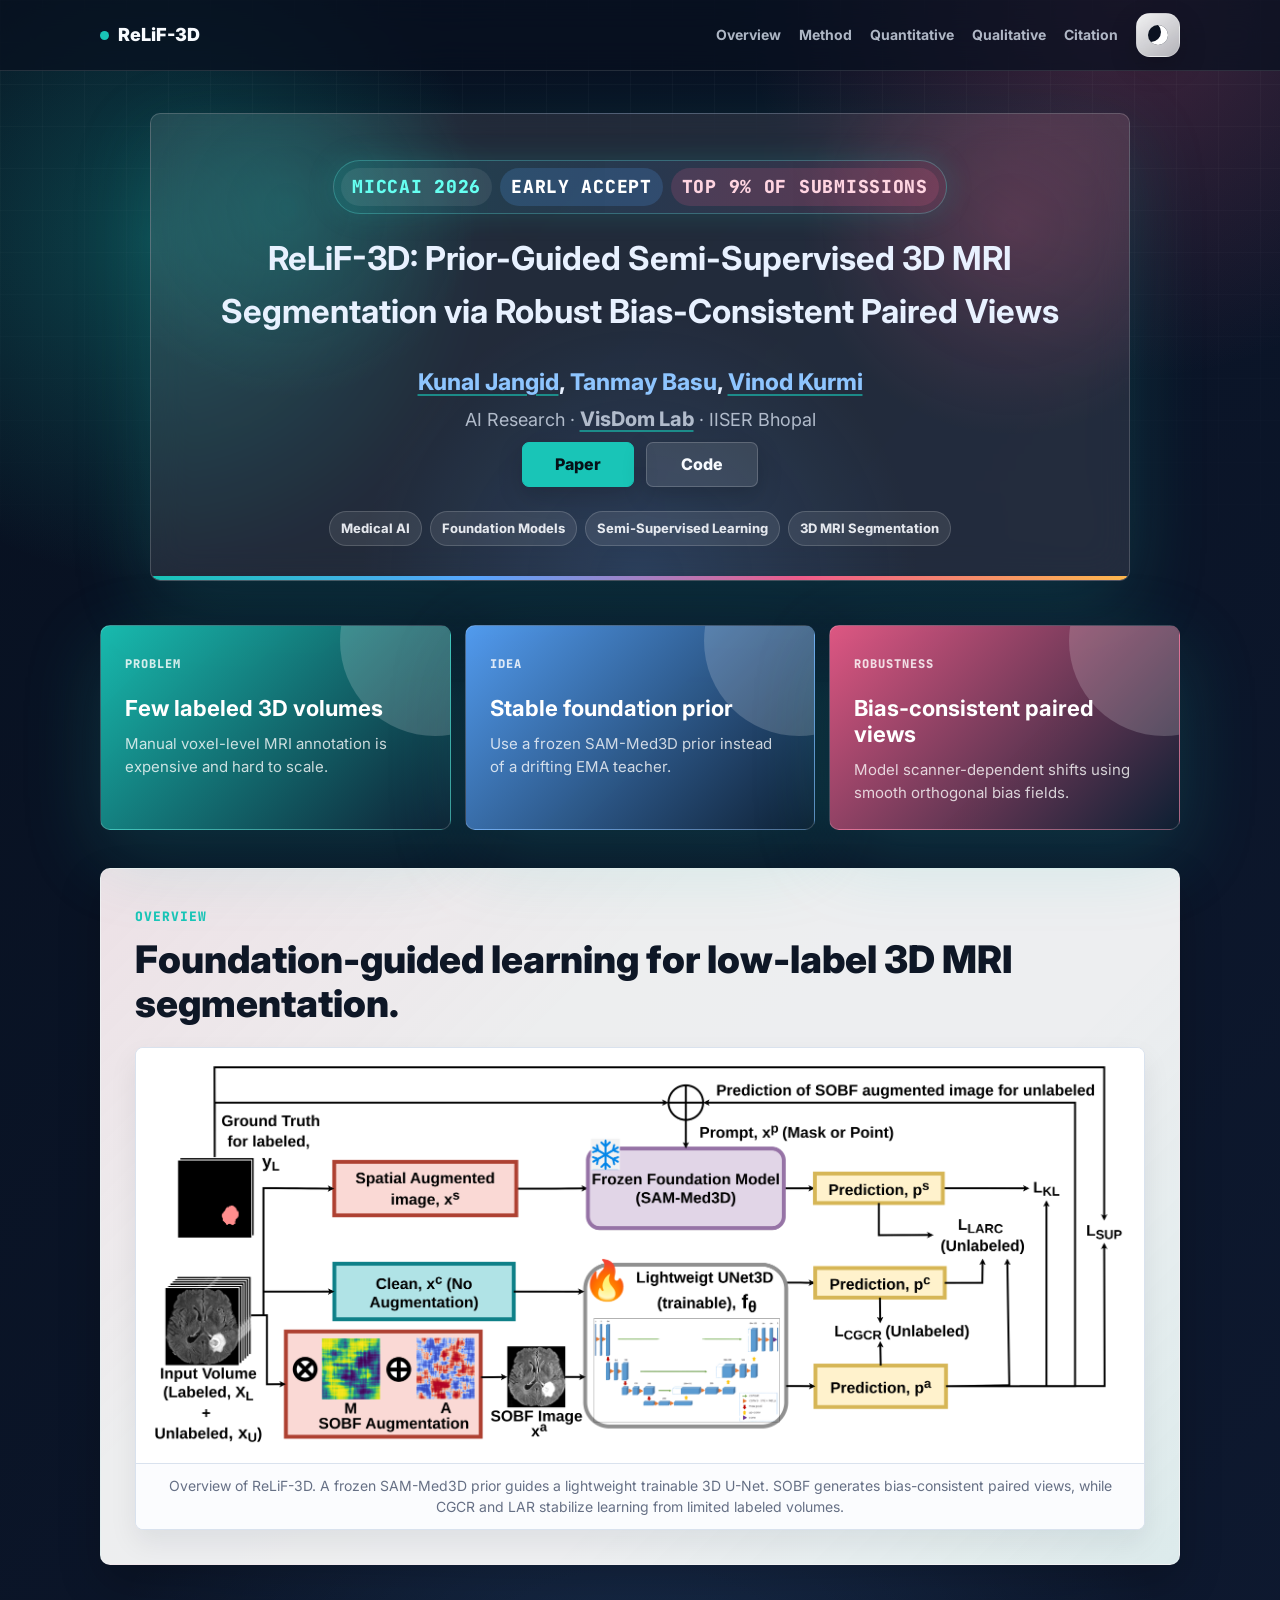
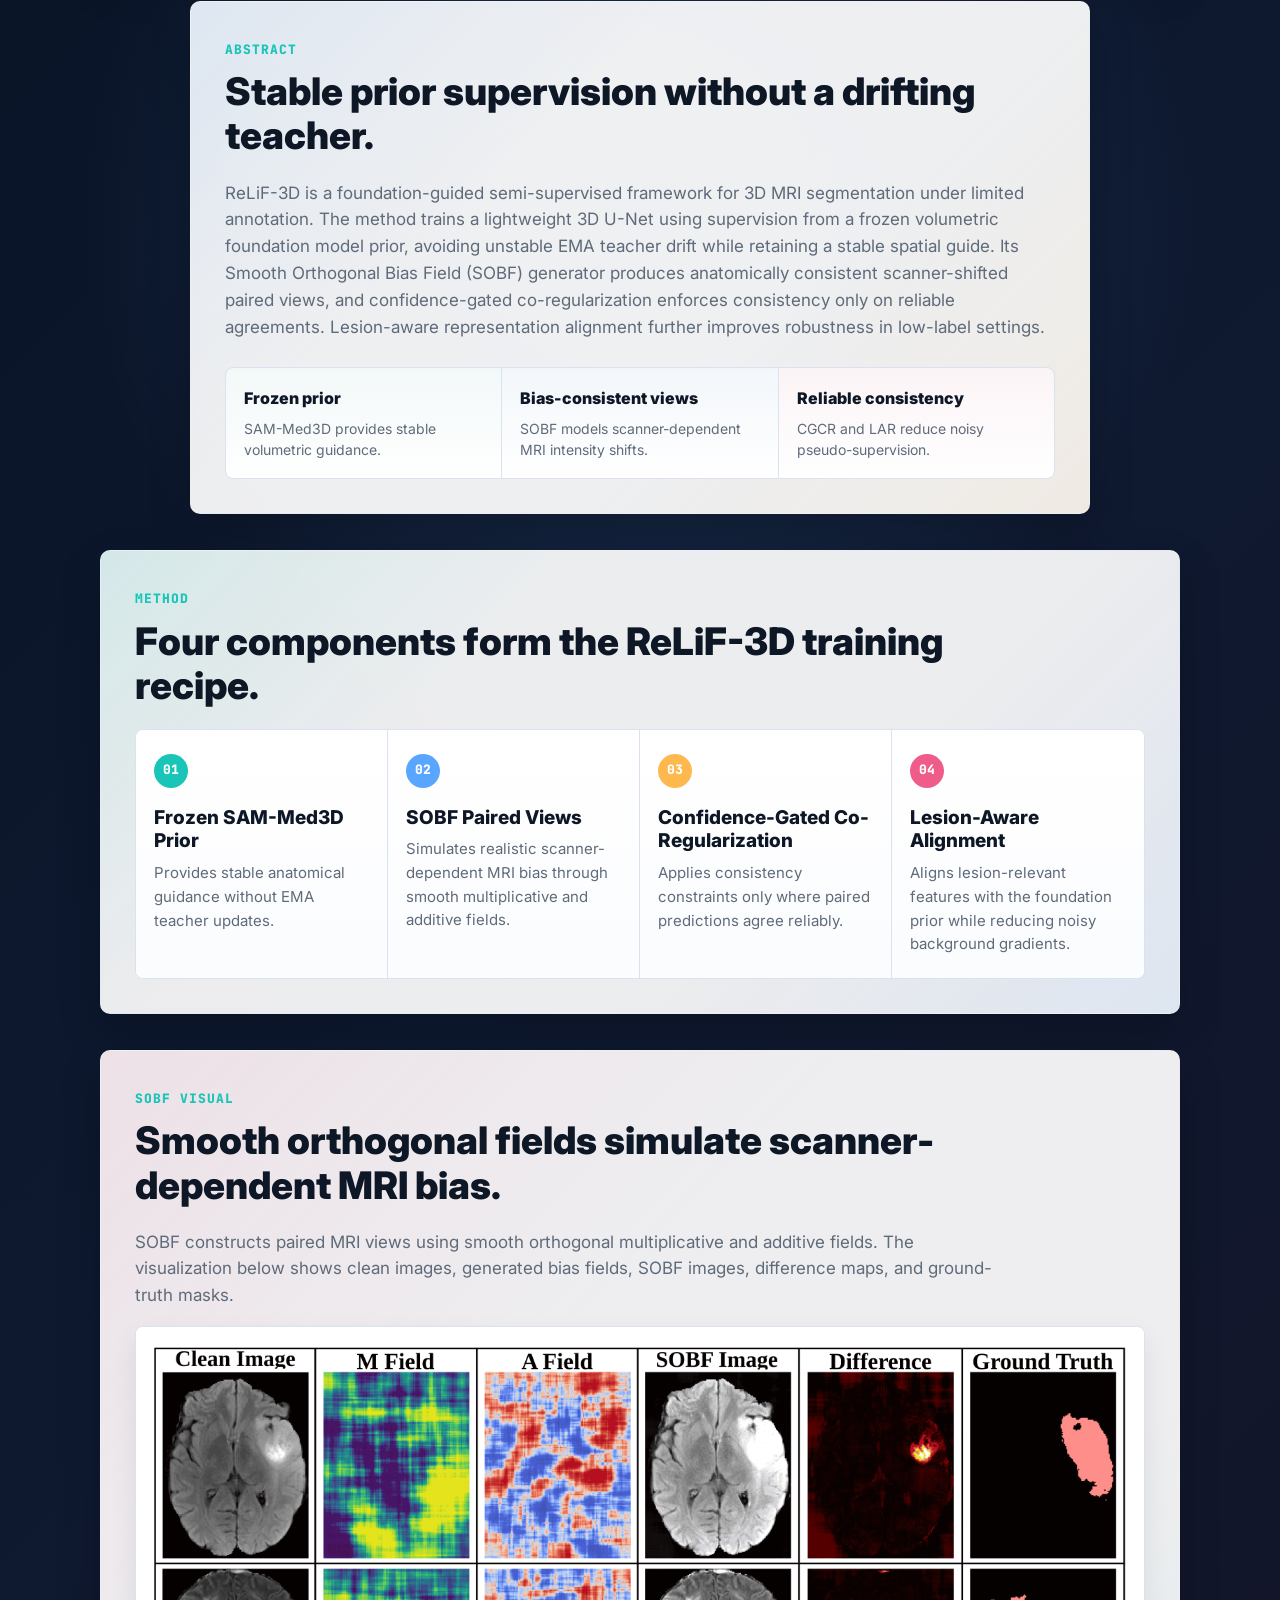
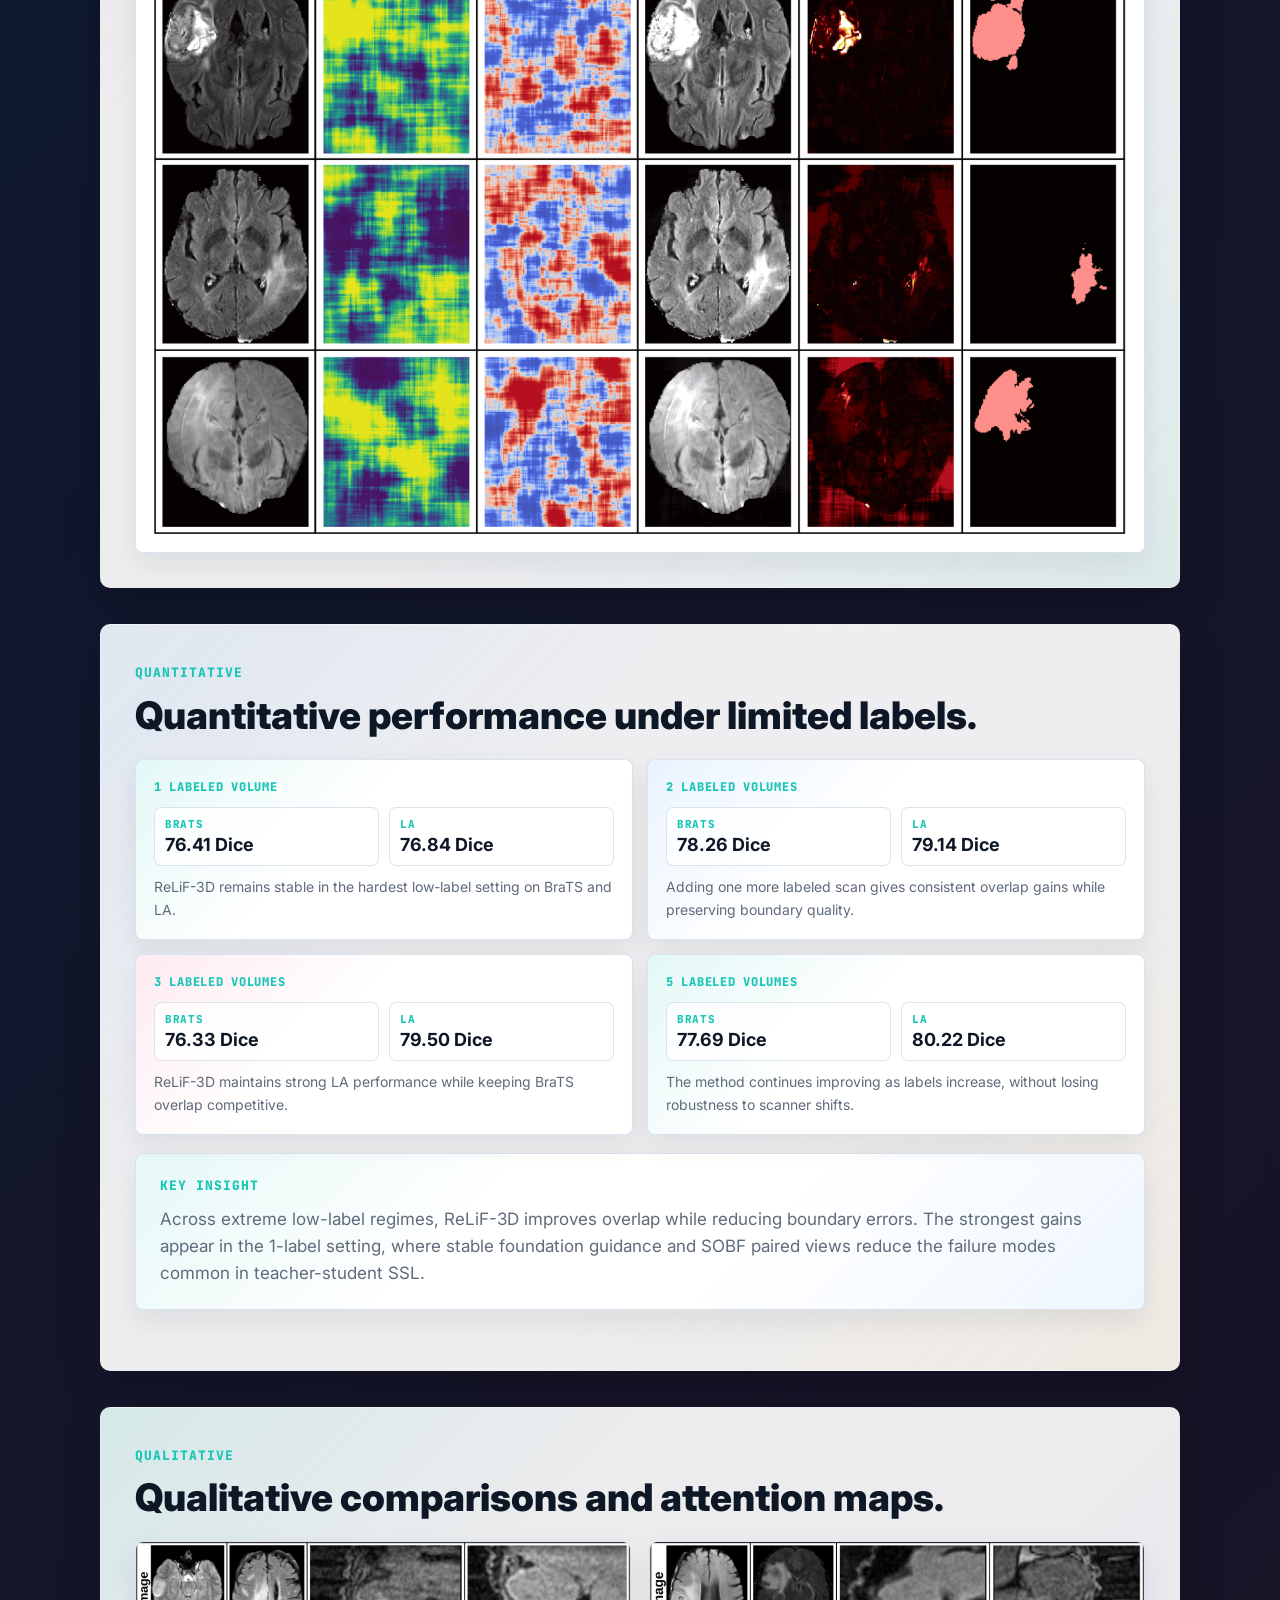
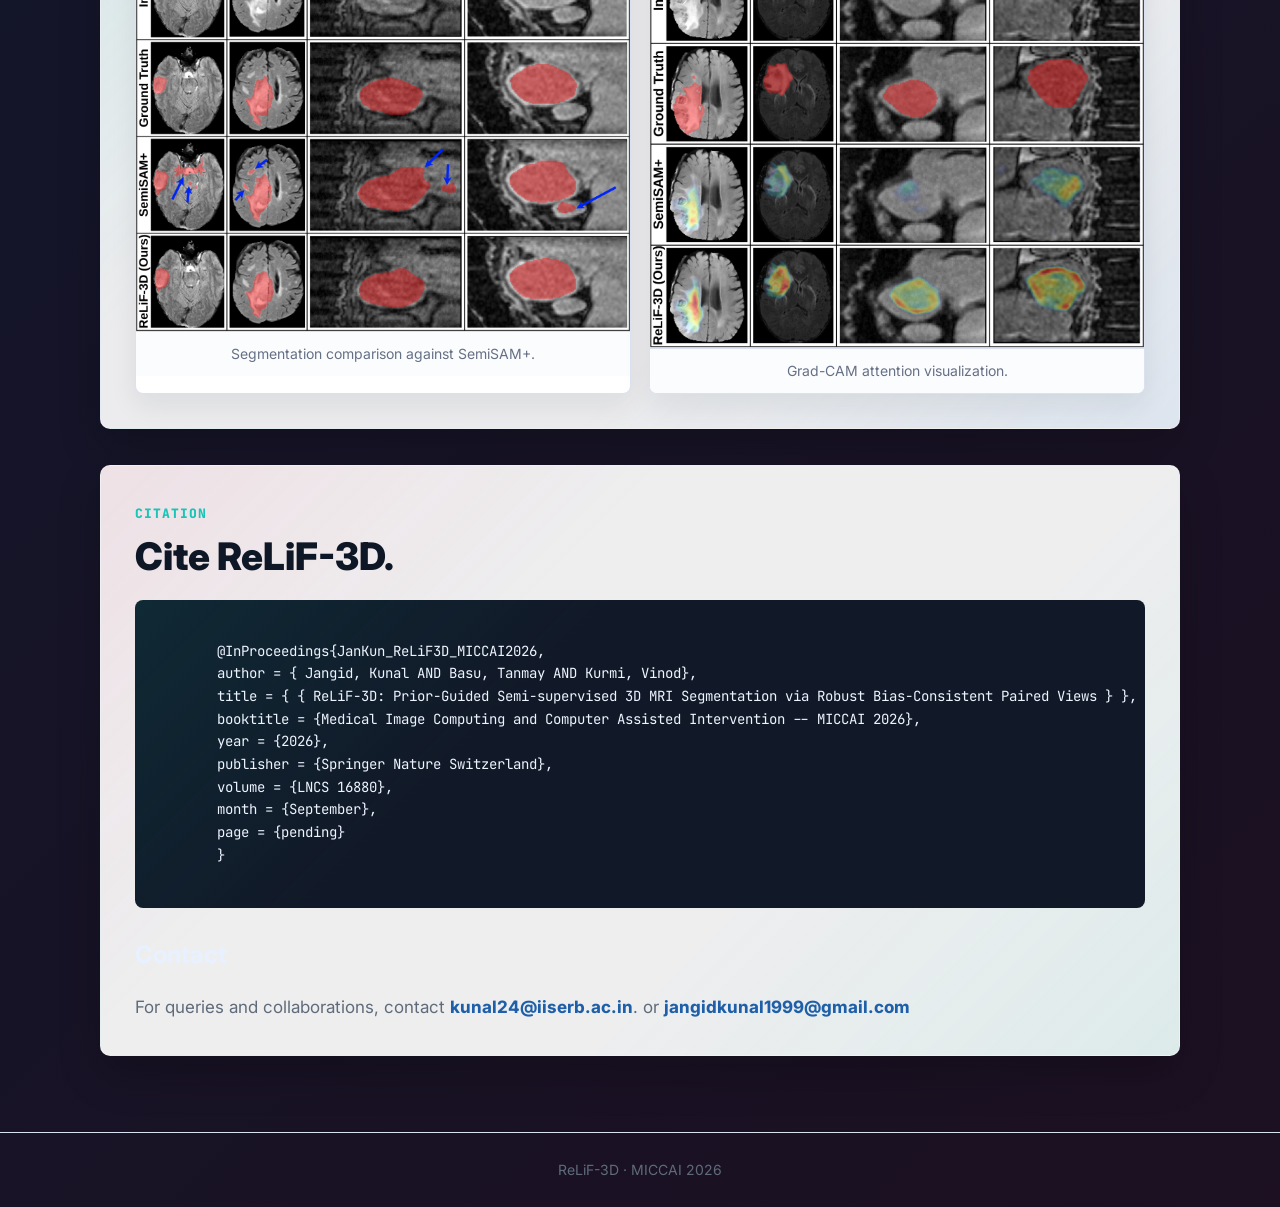
<file: index.html>
<!DOCTYPE html>
<html lang="en">
  <head>
    <meta charset="UTF-8" />
    <meta name="viewport" content="width=device-width, initial-scale=1.0" />
    <title>ReLiF-3D | MICCAI 2026</title>
    <meta
      name="description"
      content="ReLiF-3D: Prior-Guided Semi-Supervised 3D MRI Segmentation via Robust Bias-Consistent Paired Views."
    />
    <link rel="preconnect" href="https://fonts.googleapis.com" />
    <link rel="preconnect" href="https://fonts.gstatic.com" crossorigin />
    <link
      href="https://fonts.googleapis.com/css2?family=Inter:wght@400;500;600;700;800&family=JetBrains+Mono:wght@500;700&display=swap"
      rel="stylesheet"
    />
    <script>
      (function () {
        var savedTheme = null;
        try {
          savedTheme = localStorage.getItem("relif-theme");
        } catch (error) {
          savedTheme = null;
        }
        document.documentElement.dataset.theme = savedTheme || "dark";
      })();
    </script>
    <link rel="stylesheet" href="assets/styles.css" />
  </head>
  <body>
    <header class="topbar">
      <a href="#top" class="brand">ReLiF-3D</a>
      <div class="nav-actions">
        <nav aria-label="Page navigation">
          <a href="#overview">Overview</a>
          <a href="#method">Method</a>
          <a href="#quantitative">Quantitative</a>
          <a href="#qualitative">Qualitative</a>
          <a href="#citation">Citation</a>
        </nav>
        <button class="theme-toggle" type="button" aria-label="Switch color theme" aria-pressed="false">
          <span class="theme-toggle-icon" aria-hidden="true"></span>
        </button>
      </div>
    </header>

    <main id="top">
      <section class="paper-header">
        <div class="venue" aria-label="MICCAI 2026 early acceptance status">
          <span>MICCAI 2026</span>
          <span>Early Accept</span>
          <span>Top 9% of Submissions</span>
        </div>
        <h2 class="title_home">
          ReLiF-3D: Prior-Guided Semi-Supervised 3D MRI Segmentation via Robust
          Bias-Consistent Paired Views
        </h2>

        <div class="authors">
          <a class="author-highlight" href="https://kunaljangid01.github.io/">Kunal Jangid</a>,
          <a href="https://sites.google.com/view/tanmaybasu/">Tanmay Basu</a>,
          <a class="author-highlight" href="https://vinodkkurmi.github.io/">Vinod Kurmi</a>
        </div>
        <p class="affiliation">
          AI Research ·
          <a href="https://visdomlab.github.io/" target="_blank" rel="noreferrer">VisDom Lab</a>
          · IISER Bhopal
        </p>
        <!-- <p class="research-note">
          Medical AI · Foundation Models · Semi-Supervised Learning · 3D MRI Segmentation
        </p> -->

        <div class="links" aria-label="Project links">
          <a href="https://papers.miccai.org/miccai-2026/paper/1855_paper.pdf">Paper</a>
          <a href="https://github.com/kunaljangid01/ReLiF_3D" target="_blank" rel="noreferrer">Code</a>
        </div>

        <div class="paper-meta" aria-label="Paper metadata">
          <span>Medical AI</span>
          <span>Foundation Models</span>
          <span>Semi-Supervised Learning</span>
          <span>3D MRI Segmentation</span>
        </div>
      </section>

      <section class="research-banner" aria-label="Research highlights">
        <article>
          <span>Problem</span>
          <strong>Few labeled 3D volumes</strong>
          <p>Manual voxel-level MRI annotation is expensive and hard to scale.</p>
        </article>
        <article>
          <span>Idea</span>
          <strong>Stable foundation prior</strong>
          <p>Use a frozen SAM-Med3D prior instead of a drifting EMA teacher.</p>
        </article>
        <article>
          <span>Robustness</span>
          <strong>Bias-consistent paired views</strong>
          <p>Model scanner-dependent shifts using smooth orthogonal bias fields.</p>
        </article>
      </section>

      <section id="overview" class="section">
        <div class="section-heading">
          <span>Overview</span>
          <h2>Foundation-guided learning for low-label 3D MRI segmentation.</h2>
        </div>
        <figure class="teaser">
          <img src="assets/figures/ReLiSAM.png" alt="Overview diagram of the ReLiF-3D training pipeline" />
          <figcaption>
            Overview of ReLiF-3D. A frozen SAM-Med3D prior guides a lightweight trainable 3D U-Net.
            SOBF generates bias-consistent paired views, while CGCR and LAR stabilize learning from
            limited labeled volumes.
          </figcaption>
        </figure>
      </section>

      <section class="section abstract narrow">
        <div class="section-heading">
          <span>Abstract</span>
          <h2>Stable prior supervision without a drifting teacher.</h2>
        </div>
        <p>
          ReLiF-3D is a foundation-guided semi-supervised framework for 3D MRI segmentation under
          limited annotation. The method trains a lightweight 3D U-Net using supervision from a
          frozen volumetric foundation model prior, avoiding unstable EMA teacher drift while
          retaining a stable spatial guide. Its Smooth Orthogonal Bias Field (SOBF) generator
          produces anatomically consistent scanner-shifted paired views, and confidence-gated
          co-regularization enforces consistency only on reliable agreements. Lesion-aware
          representation alignment further improves robustness in low-label settings.
        </p>

        <div class="contribution-strip">
          <article>
            <strong>Frozen prior</strong>
            <span>SAM-Med3D provides stable volumetric guidance.</span>
          </article>
          <article>
            <strong>Bias-consistent views</strong>
            <span>SOBF models scanner-dependent MRI intensity shifts.</span>
          </article>
          <article>
            <strong>Reliable consistency</strong>
            <span>CGCR and LAR reduce noisy pseudo-supervision.</span>
          </article>
        </div>
      </section>

      <section id="method" class="section">
        <div class="section-heading">
          <span>Method</span>
          <h2>Four components form the ReLiF-3D training recipe.</h2>
        </div>
        <div class="method-grid">
          <article>
            <span class="method-index">01</span>
            <h3>Frozen SAM-Med3D Prior</h3>
            <p>Provides stable anatomical guidance without EMA teacher updates.</p>
          </article>
          <article>
            <span class="method-index">02</span>
            <h3>SOBF Paired Views</h3>
            <p>Simulates realistic scanner-dependent MRI bias through smooth multiplicative and additive fields.</p>
          </article>
          <article>
            <span class="method-index">03</span>
            <h3>Confidence-Gated Co-Regularization</h3>
            <p>Applies consistency constraints only where paired predictions agree reliably.</p>
          </article>
          <article>
            <span class="method-index">04</span>
            <h3>Lesion-Aware Alignment</h3>
            <p>Aligns lesion-relevant features with the foundation prior while reducing noisy background gradients.</p>
          </article>
        </div>
      </section>

      <section class="section">
        <div class="section-heading">
          <span>SOBF Visual</span>
          <h2>Smooth orthogonal fields simulate scanner-dependent MRI bias.</h2>
        </div>
        <p class="section-text">
          SOBF constructs paired MRI views using smooth orthogonal multiplicative and additive
          fields. The visualization below shows clean images, generated bias fields, SOBF images,
          difference maps, and ground-truth masks.
        </p>
        <figure class="figure-block">
          <img src="assets/figures/SOBF_Visual_small2.png" alt="SOBF visualization with clean images, M field, A field, SOBF image, difference map, and ground truth" />
        </figure>
      </section>

      <section id="quantitative" class="section">
        <div class="section-heading">
          <span>Quantitative</span>
          <h2>Quantitative performance under limited labels.</h2>
        </div>
        <div class="result-analysis">
          <div class="analysis-card">
            <span>1 labeled volume</span>
            <div class="metric-pair">
              <strong><em>BraTS</em>76.41 Dice</strong>
              <strong><em>LA</em>76.84 Dice</strong>
            </div>
            <p>ReLiF-3D remains stable in the hardest low-label setting on BraTS and LA.</p>
          </div>
          <div class="analysis-card">
            <span>2 labeled volumes</span>
            <div class="metric-pair">
              <strong><em>BraTS</em>78.26 Dice</strong>
              <strong><em>LA</em>79.14 Dice</strong>
            </div>
            <p>Adding one more labeled scan gives consistent overlap gains while preserving boundary quality.</p>
          </div>
          <div class="analysis-card">
            <span>3 labeled volumes</span>
            <div class="metric-pair">
              <strong><em>BraTS</em>76.33 Dice</strong>
              <strong><em>LA</em>79.50 Dice</strong>
            </div>
            <p>ReLiF-3D maintains strong LA performance while keeping BraTS overlap competitive.</p>
          </div>          
          <div class="analysis-card">
            <span>5 labeled volumes</span>
            <div class="metric-pair">
              <strong><em>BraTS</em>77.69 Dice</strong>
              <strong><em>LA</em>80.22 Dice</strong>
            </div>
            <p>The method continues improving as labels increase, without losing robustness to scanner shifts.</p>
          </div>

        </div>
        <div class="insight-panel">
          <span>Key insight</span>
          <p>
            Across extreme low-label regimes, ReLiF-3D improves overlap while reducing boundary errors.
            The strongest gains appear in the 1-label setting, where stable foundation guidance and SOBF
            paired views reduce the failure modes common in teacher-student SSL.
          </p>
        </div>
      </section>

      <section id="qualitative" class="section">
        <div class="section-heading">
          <span>Qualitative</span>
          <h2>Qualitative comparisons and attention maps.</h2>
        </div>
        <div class="figure-grid">
          <figure>
            <img src="assets/figures/ReLiSAM_Seg_Compare_less_small.png" alt="Segmentation comparison between ReLiF-3D, SemiSAM+, ground truth, and input MRI image" />
            <figcaption>Segmentation comparison against SemiSAM+.</figcaption>
          </figure>
          <figure>
            <img src="assets/figures/Visual_ReLiSAM_Gradcam_less_small.png" alt="Grad-CAM visualization comparing ReLiF-3D and SemiSAM+ against ground truth" />
            <figcaption>Grad-CAM attention visualization.</figcaption>
          </figure>
        </div>
      </section>

      <section id="citation" class="section citation">
        <div class="section-heading">
          <span>Citation</span>
          <h2>Cite ReLiF-3D.</h2>
        </div>
        <pre><code>
        @InProceedings{JanKun_ReLiF3D_MICCAI2026,
        author = { Jangid, Kunal AND Basu, Tanmay AND Kurmi, Vinod},
        title = { { ReLiF-3D: Prior-Guided Semi-supervised 3D MRI Segmentation via Robust Bias-Consistent Paired Views } },
        booktitle = {Medical Image Computing and Computer Assisted Intervention -- MICCAI 2026},
        year = {2026},
        publisher = {Springer Nature Switzerland},
        volume = {LNCS 16880},
        month = {September},
        page = {pending}
        }
        </code></pre>
        <!--<h3>The official citation will be updated after the MICCAI 2026 proceedings are available.</h3>
        -->


        <div class="contact">
          <h2>Contact</h2>
          <p>
            For queries and collaborations, contact
            <a href="mailto:kunal24@iiserb.ac.in">kunal24@iiserb.ac.in</a>.
            or
            <a href="mailto:jangidkunal1999@gmail.com">jangidkunal1999@gmail.com</a>
            
          </p>
        </div>
      </section>
    </main>

    <footer>
      ReLiF-3D · MICCAI 2026
    </footer>
    <script src="assets/script.js"></script>
  </body>
</html>
</file>
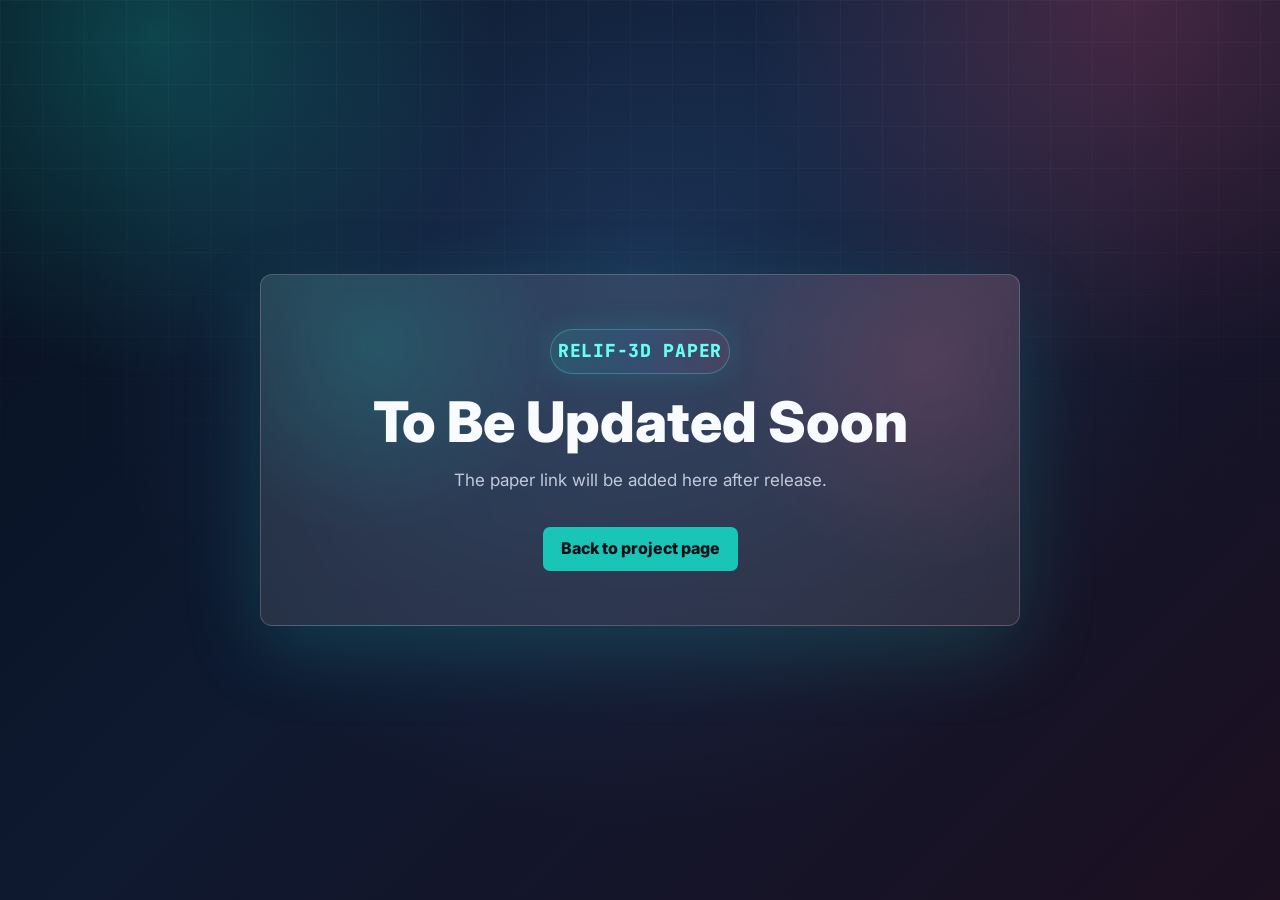
<file: paper.html>
<!DOCTYPE html>
<html lang="en">
  <head>
    <meta charset="UTF-8" />
    <meta name="viewport" content="width=device-width, initial-scale=1.0" />
    <title>ReLiF-3D Paper | Coming Soon</title>
    <meta name="description" content="ReLiF-3D paper page coming soon." />
    <link rel="preconnect" href="https://fonts.googleapis.com" />
    <link rel="preconnect" href="https://fonts.gstatic.com" crossorigin />
    <link
      href="https://fonts.googleapis.com/css2?family=Inter:wght@500;700;800&family=JetBrains+Mono:wght@700&display=swap"
      rel="stylesheet"
    />
    <link rel="stylesheet" href="assets/styles.css" />
  </head>
  <body class="placeholder-page">
    <main class="placeholder-shell">
      <section class="placeholder-card">
        <p class="venue">ReLiF-3D Paper</p>
        <h1>To Be Updated Soon</h1>
        <p>The paper link will be added here after release.</p>
        <a class="back-link" href="index.html">Back to project page</a>
      </section>
    </main>
  </body>
</html>
</file>
<file: assets/styles.css>
:root {
  --bg: #0b1220;
  --paper: #ffffff;
  --text: #162033;
  --muted: #5f6b7a;
  --line: #d9e2ee;
  --soft: #eef4f8;
  --accent: #19c5b7;
  --accent-2: #f05c8a;
  --accent-3: #58a6ff;
  --accent-4: #ffb84d;
  --link: #1d5fa8;
  --ink: #0e1726;
  --shadow: 0 18px 48px rgba(16, 24, 40, 0.1);
  --glow: 0 24px 80px rgba(25, 197, 183, 0.18);
}

:root[data-theme="light"] {
  --bg: #eef5ff;
  --text: #162033;
  --muted: #5f6b7a;
  --line: #d9e2ee;
  --accent: #087a75;
  --accent-2: #bf3f63;
  --accent-3: #2f6fb3;
  --accent-4: #d28a1f;
  --link: #1d5fa8;
  --ink: #0e1726;
  --shadow: 0 18px 48px rgba(16, 24, 40, 0.1);
  --glow: 0 24px 80px rgba(8, 122, 117, 0.12);
}

* {
  box-sizing: border-box;
}

html {
  scroll-behavior: smooth;
}

body {
  margin: 0;
  color: #e8f1ff;
  font-family: Inter, system-ui, -apple-system, BlinkMacSystemFont, "Segoe UI", sans-serif;
  line-height: 1.58;
  background:
    radial-gradient(circle at 12% 4%, rgba(25, 197, 183, 0.28), transparent 340px),
    radial-gradient(circle at 88% 0%, rgba(240, 92, 138, 0.24), transparent 380px),
    radial-gradient(circle at 50% 30%, rgba(88, 166, 255, 0.18), transparent 560px),
    linear-gradient(135deg, #07101f 0%, #0e1930 42%, #1c1021 100%);
}

body::before {
  position: fixed;
  inset: 0;
  z-index: -1;
  pointer-events: none;
  background:
    linear-gradient(rgba(255, 255, 255, 0.035) 1px, transparent 1px),
    linear-gradient(90deg, rgba(255, 255, 255, 0.035) 1px, transparent 1px);
  background-size: 42px 42px;
  mask-image: linear-gradient(180deg, rgba(0, 0, 0, 0.86), transparent 72%);
  content: "";
}

a {
  color: inherit;
  text-decoration: none;
}

a:hover {
  color: var(--link);
}

img {
  max-width: 100%;
}

.topbar {
  position: sticky;
  top: 0;
  z-index: 20;
  display: flex;
  align-items: center;
  justify-content: space-between;
  gap: 20px;
  padding: 13px max(24px, calc((100vw - 1080px) / 2));
  border-bottom: 1px solid rgba(255, 255, 255, 0.12);
  background: rgba(7, 16, 31, 0.72);
  backdrop-filter: blur(16px);
}

.brand {
  color: #f8fbff;
  font-size: 18px;
  font-weight: 850;
  letter-spacing: 0;
}

.brand::before {
  display: inline-block;
  width: 9px;
  height: 9px;
  margin-right: 9px;
  border-radius: 50%;
  background: var(--accent);
  content: "";
  transform: translateY(-1px);
}

.topbar nav {
  display: flex;
  flex-wrap: wrap;
  gap: 18px;
  color: rgba(232, 241, 255, 0.74);
  font-size: 14px;
  font-weight: 700;
}

.nav-actions {
  display: flex;
  align-items: center;
  gap: 18px;
}

.theme-toggle {
  position: relative;
  display: inline-grid;
  place-items: center;
  width: 44px;
  height: 44px;
  flex: 0 0 auto;
  border: 1px solid rgba(255, 255, 255, 0.18);
  border-radius: 14px;
  color: #0b1220;
  background: linear-gradient(145deg, rgba(255, 255, 255, 0.94), rgba(255, 255, 255, 0.68));
  box-shadow: 0 10px 28px rgba(0, 0, 0, 0.18);
  cursor: pointer;
}

.theme-toggle-icon {
  position: relative;
  width: 17px;
  height: 17px;
  border: 3px solid currentColor;
  border-radius: 50%;
}

.theme-toggle-icon::before {
  position: absolute;
  inset: -9px;
  background:
    linear-gradient(currentColor, currentColor) center top / 2px 5px no-repeat,
    linear-gradient(currentColor, currentColor) center bottom / 2px 5px no-repeat,
    linear-gradient(currentColor, currentColor) left center / 5px 2px no-repeat,
    linear-gradient(currentColor, currentColor) right center / 5px 2px no-repeat;
  content: "";
}

.theme-toggle-icon::after {
  position: absolute;
  inset: -7px;
  border-radius: 50%;
  border: 2px solid transparent;
  border-top-color: currentColor;
  border-right-color: currentColor;
  content: "";
  transform: rotate(45deg);
}

:root[data-theme="dark"] .theme-toggle-icon {
  width: 20px;
  height: 20px;
  border: 0;
  background: currentColor;
  box-shadow: inset -7px -3px 0 #ffffff;
}

:root[data-theme="dark"] .theme-toggle-icon::before,
:root[data-theme="dark"] .theme-toggle-icon::after {
  display: none;
}

main {
  width: min(1080px, calc(100% - 32px));
  margin: 0 auto;
  padding: 42px 0 76px;
}

.title_home{
  font-size: 33px;
}

.paper-header {
  position: relative;
  max-width: 980px;
  margin: 0 auto 44px;
  padding: 46px 44px 34px;
  overflow: hidden;
  border: 1px solid rgba(255, 255, 255, 0.18);
  border-radius: 10px;
  text-align: center;
  background:
    radial-gradient(circle at 14% 20%, rgba(25, 197, 183, 0.2), transparent 190px),
    radial-gradient(circle at 88% 24%, rgba(240, 92, 138, 0.18), transparent 210px),
    radial-gradient(circle at 50% 100%, rgba(88, 166, 255, 0.16), transparent 280px),
    rgba(255, 255, 255, 0.1);
  box-shadow: var(--glow);
  backdrop-filter: blur(18px);
}

.paper-header::after {
  position: absolute;
  inset: auto 0 0;
  height: 4px;
  background: linear-gradient(90deg, var(--accent), var(--accent-3), var(--accent-2), var(--accent-4));
  content: "";
}

.venue {
  display: inline-flex;
  flex-wrap: wrap;
  align-items: center;
  justify-content: center;
  gap: 8px;
  margin: 0 0 18px;
  padding: 7px;
  border: 1px solid rgba(102, 255, 241, 0.26);
  border-radius: 999px;
  color: #66fff1;
  font-family: "JetBrains Mono", ui-monospace, SFMono-Regular, Menlo, monospace;
  font-size: 18px;
  font-weight: 800;
  letter-spacing: 0.04em;
  background:
    linear-gradient(90deg, rgba(25, 197, 183, 0.16), rgba(88, 166, 255, 0.11), rgba(240, 92, 138, 0.12));
  box-shadow: 0 0 28px rgba(25, 197, 183, 0.18);
  text-transform: uppercase;
}

.venue span {
  display: inline-flex;
  align-items: center;
  min-height: 28px;
  padding: 5px 11px;
  border-radius: 999px;
  background: rgba(255, 255, 255, 0.08);
}

.venue span:nth-child(2) {
  color: #ffffff;
  background: rgba(88, 166, 255, 0.18);
}

.venue span:nth-child(3) {
  color: #ffd4e1;
  background: rgba(240, 92, 138, 0.16);
}

h1,
h2,
h3,
p {
  margin-top: 0;
}

h1 {
  max-width: 920px;
  margin: 0 auto 18px;
  color: #f8fbff;
  font-size: clamp(34px, 5vw, 56px);
  font-weight: 850;
  line-height: 1.1;
  letter-spacing: 0;
}

.authors {
  margin-top: 14px;
  font-size: 23px;
  font-weight: 750;
}

.authors a {
  color: #8ec5ff;
}

.authors a.author-highlight {
  text-decoration: underline;
  text-decoration-color: rgba(25, 197, 183, 0.62);
  text-underline-offset: 4px;
}

.affiliation {
  margin: 4px 0 6px;
  color: rgba(232, 241, 255, 0.72);
  font-size: 18px;
}

.affiliation a {
  color: inherit;
  font-weight: 750;
  font-size: 20px;
  text-decoration: underline;
  text-decoration-color: rgba(25, 197, 183, 0.62);
  text-underline-offset: 4px;
}

.affiliation a:hover {
  color: #8ec5ff;
}

.research-note {
  max-width: 760px;
  margin: 0 auto 24px;
  color: rgba(232, 241, 255, 0.82);
  font-size: 16px;
  font-weight: 700;
}

.links,
.paper-meta {
  display: flex;
  flex-wrap: wrap;
  justify-content: center;
}

.links {
  gap: 12px;
}

.links a {
  display: inline-flex;
  align-items: center;
  justify-content: center;
  min-width: 112px;
  min-height: 42px;
  padding: 9px 18px;
  border: 1px solid rgba(255, 255, 255, 0.18);
  border-radius: 7px;
  color: #f8fbff;
  font-weight: 800;
  background: rgba(255, 255, 255, 0.1);
  box-shadow: 0 8px 24px rgba(0, 0, 0, 0.18);
}

.links a:first-child {
  color: #061117;
  border-color: var(--accent);
  background: var(--accent);
}

.links a.is-disabled {
  cursor: default;
  pointer-events: none;
  opacity: 0.86;
}

.paper-meta {
  gap: 8px;
  margin-top: 24px;
}

.paper-meta span {
  padding: 6px 11px;
  border: 1px solid rgba(255, 255, 255, 0.16);
  border-radius: 999px;
  color: rgba(248, 251, 255, 0.9);
  font-size: 13px;
  font-weight: 750;
  background: rgba(255, 255, 255, 0.09);
}

.research-banner {
  display: grid;
  grid-template-columns: repeat(3, minmax(0, 1fr));
  gap: 14px;
  margin: 0 0 38px;
}

.research-banner article {
  position: relative;
  min-height: 170px;
  overflow: hidden;
  padding: 24px;
  border: 1px solid rgba(255, 255, 255, 0.18);
  border-radius: 10px;
  color: white;
  background: #102033;
  box-shadow: var(--glow);
}

.research-banner article::before {
  position: absolute;
  inset: -80px -80px auto auto;
  width: 190px;
  height: 190px;
  border-radius: 50%;
  background: rgba(255, 255, 255, 0.18);
  content: "";
}

.research-banner article:nth-child(1) {
  background:
    linear-gradient(135deg, rgba(25, 197, 183, 0.94), rgba(14, 32, 51, 0.98));
}

.research-banner article:nth-child(2) {
  background:
    linear-gradient(135deg, rgba(88, 166, 255, 0.92), rgba(14, 32, 51, 0.98));
}

.research-banner article:nth-child(3) {
  background:
    linear-gradient(135deg, rgba(240, 92, 138, 0.92), rgba(14, 32, 51, 0.98));
}

.research-banner span,
.research-banner strong,
.research-banner p {
  position: relative;
}

.research-banner span {
  display: inline-block;
  margin-bottom: 22px;
  font-family: "JetBrains Mono", ui-monospace, SFMono-Regular, Menlo, monospace;
  font-size: 12px;
  font-weight: 800;
  letter-spacing: 0.08em;
  opacity: 0.82;
  text-transform: uppercase;
}

.research-banner strong {
  display: block;
  margin-bottom: 10px;
  font-size: 22px;
  line-height: 1.18;
}

.research-banner p {
  margin-bottom: 0;
  color: rgba(255, 255, 255, 0.78);
  font-size: 15px;
}

.section {
  scroll-margin-top: 84px;
  margin-top: 36px;
  padding: 34px;
  border: 1px solid rgba(255, 255, 255, 0.16);
  border-radius: 10px;
  background:
    linear-gradient(135deg, rgba(25, 197, 183, 0.11), transparent 32%),
    linear-gradient(315deg, rgba(88, 166, 255, 0.1), transparent 36%),
    rgba(255, 255, 255, 0.92);
  box-shadow: 0 18px 44px rgba(0, 0, 0, 0.2);
}

.section:nth-of-type(3n) {
  background:
    linear-gradient(135deg, rgba(240, 92, 138, 0.09), transparent 34%),
    linear-gradient(315deg, rgba(25, 197, 183, 0.08), transparent 36%),
    rgba(255, 255, 255, 0.93);
}

.section:nth-of-type(3n + 1) {
  background:
    linear-gradient(135deg, rgba(88, 166, 255, 0.1), transparent 34%),
    linear-gradient(315deg, rgba(255, 184, 77, 0.08), transparent 36%),
    rgba(255, 255, 255, 0.93);
}

.section.narrow {
  max-width: 900px;
  margin-right: auto;
  margin-left: auto;
}

.section-heading {
  max-width: 900px;
  margin-bottom: 22px;
}

.section-heading span {
  display: inline-block;
  margin-bottom: 9px;
  color: var(--accent);
  font-family: "JetBrains Mono", ui-monospace, SFMono-Regular, Menlo, monospace;
  font-size: 13px;
  font-weight: 800;
  letter-spacing: 0.08em;
  text-transform: uppercase;
}

.section-heading h2 {
  margin-bottom: 0;
  color: var(--ink);
  font-size: clamp(26px, 3.2vw, 38px);
  font-weight: 850;
  line-height: 1.16;
  letter-spacing: 0;
}

.section h3 {
  margin-bottom: 8px;
  color: var(--ink);
  font-size: 19px;
  font-weight: 800;
  line-height: 1.25;
  letter-spacing: 0;
}

.section p,
.section-text {
  color: var(--muted);
  font-size: 17px;
}

.abstract p,
.section-text {
  max-width: 860px;
}

.contribution-strip {
  display: grid;
  grid-template-columns: repeat(3, minmax(0, 1fr));
  gap: 1px;
  margin-top: 26px;
  overflow: hidden;
  border: 1px solid var(--line);
  border-radius: 8px;
  background: var(--line);
}

.contribution-strip article {
  padding: 18px;
  background:
    linear-gradient(180deg, rgba(8, 122, 117, 0.05), rgba(255, 255, 255, 0)),
    white;
}

.contribution-strip article:nth-child(2) {
  background:
    linear-gradient(180deg, rgba(47, 111, 179, 0.06), rgba(255, 255, 255, 0)),
    white;
}

.contribution-strip article:nth-child(3) {
  background:
    linear-gradient(180deg, rgba(191, 63, 99, 0.06), rgba(255, 255, 255, 0)),
    white;
}

.contribution-strip strong,
.contribution-strip span {
  display: block;
}

.contribution-strip strong {
  margin-bottom: 7px;
  color: var(--ink);
  font-size: 16px;
  font-weight: 850;
}

.contribution-strip span {
  color: var(--muted);
  font-size: 14px;
  line-height: 1.5;
}

.teaser,
.figure-block,
.figure-grid figure,
.metric-grid figure,
.single-figure figure {
  margin: 0;
  overflow: hidden;
  border: 1px solid var(--line);
  border-radius: 8px;
  background: var(--paper);
  box-shadow: 0 12px 28px rgba(16, 24, 40, 0.075);
}

.teaser img,
.figure-block img,
.figure-grid img,
.metric-grid img,
.single-figure img {
  display: block;
  width: 100%;
  height: auto;
  object-fit: contain;
  object-position: center;
  background: white;
}

.teaser img,
.figure-block img {
  padding: 18px;
}

.metric-grid img {
  padding: 12px;
}

figcaption {
  padding: 12px 16px;
  border-top: 1px solid var(--line);
  color: #667085;
  font-size: 14px;
  line-height: 1.45;
  text-align: center;
  background: #fbfcfe;
}

.method-grid {
  display: grid;
  grid-template-columns: repeat(4, minmax(0, 1fr));
  gap: 0;
  overflow: hidden;
  border: 1px solid var(--line);
  border-radius: 8px;
  background: var(--paper);
}

.method-grid article {
  position: relative;
  padding: 24px 18px 22px;
  border-right: 1px solid var(--line);
  background: linear-gradient(180deg, #ffffff, #fbfcfe);
}

.method-index {
  display: inline-flex;
  align-items: center;
  justify-content: center;
  width: 34px;
  height: 34px;
  margin-bottom: 18px;
  border-radius: 50%;
  color: white;
  font-family: "JetBrains Mono", ui-monospace, SFMono-Regular, Menlo, monospace;
  font-size: 13px;
  font-weight: 800;
  background: var(--accent);
}

.method-grid article:nth-child(2) .method-index {
  background: var(--accent-3);
}

.method-grid article:nth-child(3) .method-index {
  background: var(--accent-4);
}

.method-grid article:nth-child(4) .method-index {
  background: var(--accent-2);
}

.method-grid article:last-child {
  border-right: 0;
}

.method-grid p {
  margin-bottom: 0;
  color: var(--muted);
  font-size: 15px;
}

.figure-grid {
  display: grid;
  grid-template-columns: repeat(2, minmax(0, 1fr));
  gap: 18px;
}

.table-wrap {
  display: none;
  overflow-x: auto;
  margin: 0 0 26px;
  border: 1px solid var(--line);
  border-radius: 8px;
  background: white;
  box-shadow: 0 12px 28px rgba(16, 24, 40, 0.08);
}

.result-analysis {
  display: grid;
  grid-template-columns: repeat(2, minmax(0, 1fr));
  gap: 14px;
  margin-bottom: 18px;
}

.analysis-card {
  padding: 18px;
  border: 1px solid rgba(217, 226, 238, 0.95);
  border-radius: 8px;
  background:
    linear-gradient(135deg, rgba(25, 197, 183, 0.12), transparent 40%),
    white;
  box-shadow: 0 10px 24px rgba(16, 24, 40, 0.07);
}

.analysis-card:nth-child(2) {
  background:
    linear-gradient(135deg, rgba(88, 166, 255, 0.13), transparent 40%),
    white;
}

.analysis-card:nth-child(3) {
  background:
    linear-gradient(135deg, rgba(240, 92, 138, 0.12), transparent 40%),
    white;
}

.analysis-card span {
  display: block;
  margin-bottom: 10px;
  color: var(--accent);
  font-family: "JetBrains Mono", ui-monospace, SFMono-Regular, Menlo, monospace;
  font-size: 12px;
  font-weight: 800;
  letter-spacing: 0.06em;
  text-transform: uppercase;
}

.analysis-card strong {
  display: block;
  margin-bottom: 8px;
  color: var(--ink);
  font-size: 22px;
  line-height: 1.2;
}

.metric-pair {
  display: grid;
  grid-template-columns: repeat(2, minmax(0, 1fr));
  gap: 10px;
  margin-bottom: 10px;
}

.metric-pair strong {
  margin-bottom: 0;
  padding: 10px;
  border: 1px solid rgba(217, 226, 238, 0.95);
  border-radius: 7px;
  background: rgba(255, 255, 255, 0.78);
  font-size: 18px;
}

.metric-pair em {
  display: block;
  margin-bottom: 3px;
  color: var(--accent);
  font-family: "JetBrains Mono", ui-monospace, SFMono-Regular, Menlo, monospace;
  font-size: 11px;
  font-style: normal;
  font-weight: 800;
  letter-spacing: 0.06em;
  text-transform: uppercase;
}

.metric-pair small {
  display: block;
  margin-top: 6px;
  color: var(--muted);
  font-size: 13px;
  font-weight: 750;
}

.analysis-card p {
  margin-bottom: 0;
  color: var(--muted);
  font-size: 14px;
}

.compact-results {
  margin: 0 0 26px;
  overflow: hidden;
  border: 1px solid var(--line);
  border-radius: 8px;
  background: white;
  box-shadow: 0 12px 28px rgba(16, 24, 40, 0.08);
}

.compact-results table {
  width: 100%;
  border-collapse: collapse;
  color: var(--text);
  font-size: 14px;
}

.compact-results caption {
  padding: 14px 16px;
  color: #475467;
  font-weight: 700;
  text-align: left;
  background:
    linear-gradient(90deg, rgba(25, 197, 183, 0.1), rgba(88, 166, 255, 0.08)),
    #fbfcfe;
}

.compact-results th,
.compact-results td {
  padding: 11px 12px;
  border: 1px solid #e4e9f2;
  text-align: center;
}

.compact-results th {
  color: #0f172a;
  background: #eef5fb;
}

.compact-results tbody td:first-child {
  color: var(--accent);
  font-family: "JetBrains Mono", ui-monospace, SFMono-Regular, Menlo, monospace;
  font-weight: 800;
}

.compact-results p {
  margin: 0;
  padding: 14px 16px 16px;
  color: var(--muted);
  font-size: 15px;
  background: #fbfcfe;
}

.insight-panel {
  margin: 0 0 26px;
  padding: 22px 24px;
  border: 1px solid var(--line);
  border-radius: 8px;
  background:
    linear-gradient(135deg, rgba(25, 197, 183, 0.11), transparent 34%),
    linear-gradient(315deg, rgba(88, 166, 255, 0.1), transparent 40%),
    white;
  box-shadow: 0 12px 28px rgba(16, 24, 40, 0.08);
}

.insight-panel span {
  display: block;
  margin-bottom: 10px;
  color: var(--accent);
  font-family: "JetBrains Mono", ui-monospace, SFMono-Regular, Menlo, monospace;
  font-size: 13px;
  font-weight: 800;
  letter-spacing: 0.08em;
  text-transform: uppercase;
}

.insight-panel p {
  max-width: 1040px;
  margin: 0;
  color: var(--muted);
  font-size: 17px;
}

.results-table {
  width: 100%;
  min-width: 1560px;
  border-collapse: collapse;
  table-layout: fixed;
  color: var(--text);
  font-size: 13px;
  line-height: 1.35;
}

.results-table .col-labels {
  width: 82px;
}

.results-table .col-method {
  width: 290px;
}

.results-table .col-metric {
  width: 148px;
}

.results-table caption {
  padding: 14px 16px;
  color: #475467;
  font-size: 14px;
  font-weight: 650;
  text-align: left;
  background:
    linear-gradient(90deg, rgba(25, 197, 183, 0.1), rgba(88, 166, 255, 0.08)),
    #fbfcfe;
}

.results-table th,
.results-table td {
  padding: 9px 10px;
  border: 1px solid #e4e9f2;
  vertical-align: middle;
  text-align: center;
  white-space: nowrap;
}

.results-table thead th {
  color: #0f172a;
  font-weight: 850;
  text-align: center;
  background: #eef5fb;
}

.results-table tbody td[rowspan] {
  color: var(--accent);
  font-family: "JetBrains Mono", ui-monospace, SFMono-Regular, Menlo, monospace;
  font-weight: 800;
  text-align: center;
  background: #f8fbfd;
}

.results-table tbody td[rowspan] + td,
.results-table tbody tr:not(:has(td[rowspan])) td:first-child {
  color: #253044;
  font-family: Inter, system-ui, -apple-system, BlinkMacSystemFont, "Segoe UI", sans-serif;
  font-weight: 700;
  text-align: left;
  background: white;
}

.results-table .ours td {
  color: #102033;
  font-weight: 850;
  background: #e9fbf8;
}

.results-table .ours td[rowspan] + td,
.results-table .ours:not(:has(td[rowspan])) td:first-child {
  background: #dff8f4;
}

.results-table .upper td {
  color: #334155;
  font-weight: 750;
  background: #f8fafc;
}

.single-figure {
  /* max-width: 900px; */
  width: 100%;
  margin: 0 auto;
}

.metric-grid {
  display: grid;
  grid-template-columns: repeat(4, minmax(0, 1fr));
  gap: 14px;
}

.citation pre {
  overflow-x: auto;
  margin: 0;
  padding: 18px;
  border-radius: 8px;
  color: #eef4ff;
  background:
    linear-gradient(135deg, rgba(8, 122, 117, 0.18), transparent 38%),
    #111827;
  font-size: 14px;
  line-height: 1.55;
}

code {
  font-family: "JetBrains Mono", ui-monospace, SFMono-Regular, Menlo, monospace;
}

.contact {
  margin-top: 28px;
}

.contact p {
  margin-bottom: 0;
}

.contact a {
  color: var(--link);
  font-weight: 750;
}

footer {
  padding: 26px 20px 38px;
  border-top: 1px solid var(--line);
  color: var(--muted);
  font-size: 14px;
  text-align: center;
}

.placeholder-page {
  min-height: 100vh;
  display: grid;
  place-items: center;
}

.placeholder-shell {
  width: min(760px, calc(100% - 32px));
  padding: 42px 0;
}

.placeholder-card {
  padding: 54px 42px;
  border: 1px solid rgba(255, 255, 255, 0.18);
  border-radius: 12px;
  text-align: center;
  background:
    radial-gradient(circle at 14% 20%, rgba(25, 197, 183, 0.2), transparent 190px),
    radial-gradient(circle at 88% 24%, rgba(240, 92, 138, 0.18), transparent 210px),
    rgba(255, 255, 255, 0.1);
  box-shadow: var(--glow);
  backdrop-filter: blur(18px);
}

.placeholder-card h1 {
  margin-bottom: 14px;
}

.placeholder-card p:not(.venue) {
  color: rgba(232, 241, 255, 0.78);
  font-size: 17px;
}

.back-link {
  display: inline-flex;
  align-items: center;
  justify-content: center;
  min-height: 42px;
  margin-top: 16px;
  padding: 9px 18px;
  border-radius: 7px;
  color: #061117;
  font-weight: 800;
  background: var(--accent);
}

:root[data-theme="light"] body {
  color: var(--text);
  background:
    radial-gradient(circle at 8% 6%, rgba(8, 122, 117, 0.24), transparent 370px),
    radial-gradient(circle at 88% 0%, rgba(191, 63, 99, 0.2), transparent 420px),
    radial-gradient(circle at 50% 24%, rgba(47, 111, 179, 0.18), transparent 520px),
    radial-gradient(circle at 20% 72%, rgba(210, 138, 31, 0.16), transparent 420px),
    linear-gradient(135deg, #f7fffb 0%, #eef8ff 42%, #fff2f8 100%);
}

:root[data-theme="light"] body::before {
  display: block;
  background:
    linear-gradient(rgba(8, 122, 117, 0.045) 1px, transparent 1px),
    linear-gradient(90deg, rgba(47, 111, 179, 0.04) 1px, transparent 1px);
  background-size: 46px 46px;
  mask-image: linear-gradient(180deg, rgba(0, 0, 0, 0.55), transparent 76%);
}

:root[data-theme="light"] .topbar {
  border-bottom: 1px solid rgba(217, 226, 238, 0.9);
  background: rgba(255, 255, 255, 0.9);
}

:root[data-theme="light"] .brand,
:root[data-theme="light"] h1 {
  color: var(--ink);
}

:root[data-theme="light"] .topbar nav {
  color: #465263;
}

:root[data-theme="light"] .paper-header {
  border-color: rgba(217, 226, 238, 0.95);
  background:
    radial-gradient(circle at 12% 18%, rgba(8, 122, 117, 0.22), transparent 210px),
    radial-gradient(circle at 90% 18%, rgba(191, 63, 99, 0.2), transparent 230px),
    radial-gradient(circle at 50% 100%, rgba(47, 111, 179, 0.18), transparent 300px),
    linear-gradient(135deg, rgba(8, 122, 117, 0.12), transparent 34%),
    linear-gradient(315deg, rgba(191, 63, 99, 0.11), transparent 38%),
    rgba(255, 255, 255, 0.82);
  box-shadow: 0 24px 70px rgba(47, 111, 179, 0.14);
}

:root[data-theme="light"] .venue {
  color: var(--accent);
  border-color: rgba(8, 122, 117, 0.22);
  background:
    linear-gradient(90deg, rgba(8, 122, 117, 0.12), rgba(47, 111, 179, 0.1), rgba(191, 63, 99, 0.1));
  box-shadow: 0 18px 42px rgba(47, 111, 179, 0.12);
}

:root[data-theme="light"] .venue span {
  background: rgba(255, 255, 255, 0.68);
}

:root[data-theme="light"] .venue span:nth-child(2) {
  color: #1d5fa8;
  background: rgba(47, 111, 179, 0.1);
}

:root[data-theme="light"] .venue span:nth-child(3) {
  color: #9b284b;
  background: rgba(191, 63, 99, 0.1);
}

:root[data-theme="light"] .authors a {
  color: var(--link);
}

:root[data-theme="light"] .affiliation {
  color: var(--muted);
}

:root[data-theme="light"] .research-note {
  color: #3d4959;
}

:root[data-theme="light"] .links a {
  border-color: var(--line);
  color: var(--text);
  background: var(--paper);
  box-shadow: 0 6px 16px rgba(16, 24, 40, 0.08);
}

:root[data-theme="light"] .links a:first-child {
  color: white;
  border-color: var(--accent);
  background: var(--accent);
}

:root[data-theme="light"] .links a.is-disabled {
  opacity: 0.88;
}

:root[data-theme="light"] .paper-meta span {
  border-color: rgba(8, 122, 117, 0.2);
  color: #344054;
  background: rgba(255, 255, 255, 0.72);
}

:root[data-theme="light"] .theme-toggle {
  color: #0f172a;
  border-color: rgba(15, 23, 42, 0.12);
  background: linear-gradient(145deg, #ffffff, #edf2f8);
  box-shadow: 0 10px 24px rgba(16, 24, 40, 0.12);
}

:root[data-theme="light"] .section {
  border-color: rgba(217, 226, 238, 0.95);
  background:
    radial-gradient(circle at 6% 0%, rgba(8, 122, 117, 0.11), transparent 260px),
    radial-gradient(circle at 96% 0%, rgba(47, 111, 179, 0.1), transparent 270px),
    linear-gradient(135deg, rgba(8, 122, 117, 0.055), transparent 32%),
    linear-gradient(315deg, rgba(47, 111, 179, 0.055), transparent 36%),
    rgba(255, 255, 255, 0.88);
  box-shadow: 0 16px 40px rgba(47, 111, 179, 0.09);
}

:root[data-theme="light"] .section:nth-of-type(3n) {
  background:
    radial-gradient(circle at 8% 0%, rgba(191, 63, 99, 0.12), transparent 260px),
    radial-gradient(circle at 96% 0%, rgba(8, 122, 117, 0.09), transparent 270px),
    linear-gradient(135deg, rgba(191, 63, 99, 0.07), transparent 34%),
    linear-gradient(315deg, rgba(8, 122, 117, 0.055), transparent 36%),
    rgba(255, 255, 255, 0.9);
}

:root[data-theme="light"] .section:nth-of-type(3n + 1) {
  background:
    radial-gradient(circle at 8% 0%, rgba(47, 111, 179, 0.12), transparent 260px),
    radial-gradient(circle at 96% 0%, rgba(210, 138, 31, 0.1), transparent 270px),
    linear-gradient(135deg, rgba(47, 111, 179, 0.075), transparent 34%),
    linear-gradient(315deg, rgba(210, 138, 31, 0.065), transparent 36%),
    rgba(255, 255, 255, 0.9);
}

@media (max-width: 980px) {
  .research-banner,
  .result-analysis,
  .method-grid,
  .metric-grid {
    grid-template-columns: repeat(2, minmax(0, 1fr));
  }

  .method-grid article:nth-child(2) {
    border-right: 0;
  }

  .method-grid article:nth-child(-n + 2) {
    border-bottom: 1px solid var(--line);
  }
}

@media (max-width: 760px) {
  .topbar {
    align-items: flex-start;
    flex-direction: column;
    padding: 14px 18px;
  }

  .nav-actions {
    align-items: flex-start;
    flex-direction: column;
    gap: 12px;
  }

  .topbar nav {
    gap: 12px;
  }

  main {
    width: min(100% - 24px, 1080px);
    padding-top: 24px;
  }

  .paper-header,
  .section {
    padding: 24px 18px;
  }

  h1 {
    font-size: 32px;
  }

  .figure-grid,
  .method-grid,
  .metric-grid,
  .contribution-strip,
  .result-analysis,
  .research-banner {
    grid-template-columns: 1fr;
  }

  .method-grid article,
  .method-grid article:nth-child(2) {
    border-right: 0;
    border-bottom: 1px solid var(--line);
  }

  .method-grid article:last-child {
    border-bottom: 0;
  }

  .teaser img,
  .figure-block img {
    padding: 10px;
  }
}
</file>
